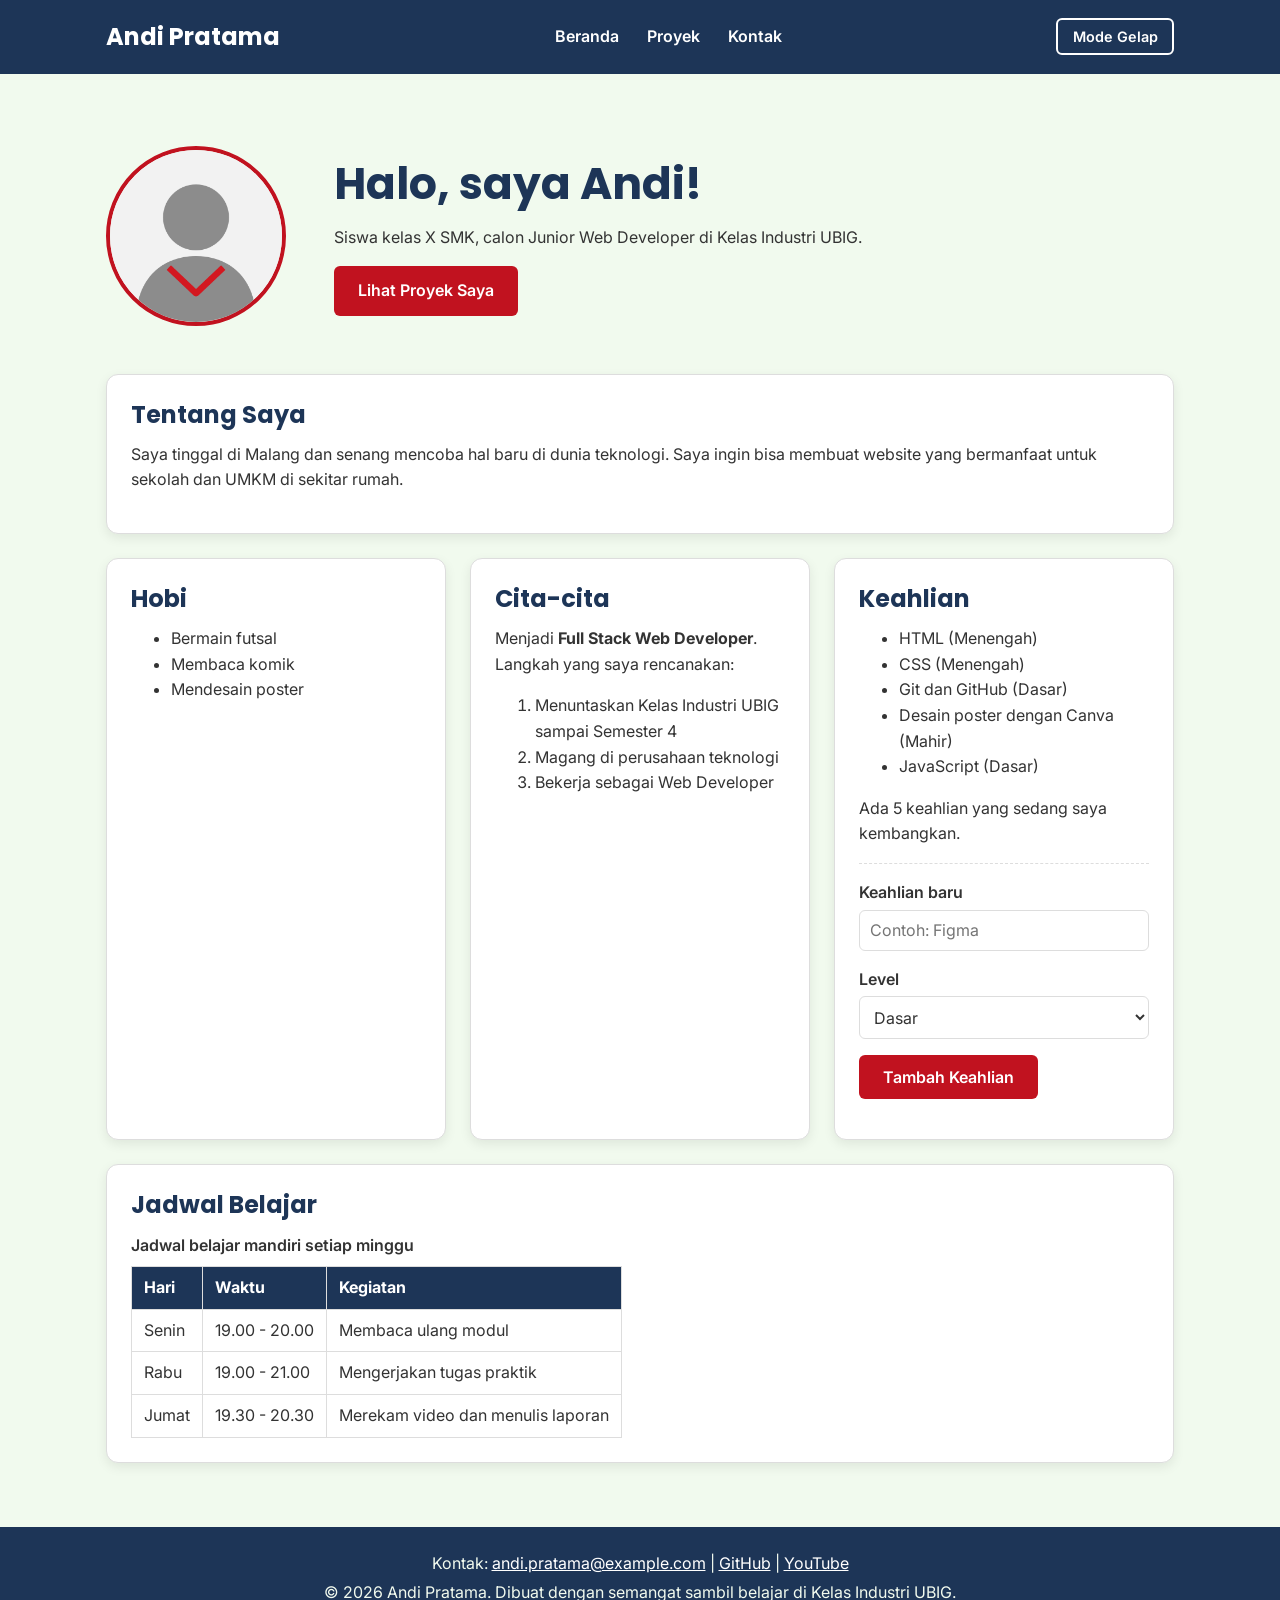
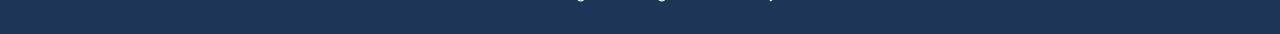
<file: index.html>
<!DOCTYPE html>
<html lang="id">
<head>
  <meta charset="UTF-8">
  <meta name="viewport" content="width=device-width, initial-scale=1.0">
  <meta name="description" content="Portofolio Andi Pratama, siswa SMK calon Junior Web Developer di Kelas Industri UBIG.">
  <title>Andi Pratama | Beranda</title>
  <link rel="icon" href="img/foto-profil.png">
  <link rel="preconnect" href="https://fonts.googleapis.com">
  <link rel="preconnect" href="https://fonts.gstatic.com" crossorigin>
  <link href="https://fonts.googleapis.com/css2?family=Inter:wght@400;600&family=Poppins:wght@600;700&display=swap" rel="stylesheet">
  <link rel="stylesheet" href="css/style.css">
  <script src="js/main.js" defer></script>
</head>
<body>
  <header>
    <div class="container navbar">
      <h1>Andi Pratama</h1>
      <nav>
        <ul>
          <li><a href="index.html">Beranda</a></li>
          <li><a href="proyek.html">Proyek</a></li>
          <li><a href="kontak.html">Kontak</a></li>
        </ul>
      </nav>
      <button type="button" id="tombol-tema" class="tombol-tema">Mode Gelap</button>
    </div>
  </header>

  <main>
    <div class="container">
      <section class="hero">
        <img src="img/foto-profil.png" alt="Foto profil Andi Pratama" width="180" height="180">
        <div>
          <h2>Halo, saya Andi!</h2>
          <p>Siswa kelas X SMK, calon Junior Web Developer di Kelas Industri UBIG.</p>
          <a href="proyek.html" class="tombol">Lihat Proyek Saya</a>
        </div>
      </section>

      <section class="kartu">
        <h2>Tentang Saya</h2>
        <p>Saya tinggal di Malang dan senang mencoba hal baru di dunia teknologi. Saya ingin bisa membuat website yang bermanfaat untuk sekolah dan UMKM di sekitar rumah.</p>
      </section>

      <div class="daftar-kartu">
        <section class="kartu">
          <h2>Hobi</h2>
          <ul>
            <li>Bermain futsal</li>
            <li>Membaca komik</li>
            <li>Mendesain poster</li>
          </ul>
        </section>

        <section class="kartu">
          <h2>Cita-cita</h2>
          <p>Menjadi <strong>Full Stack Web Developer</strong>. Langkah yang saya rencanakan:</p>
          <ol>
            <li>Menuntaskan Kelas Industri UBIG sampai Semester 4</li>
            <li>Magang di perusahaan teknologi</li>
            <li>Bekerja sebagai Web Developer</li>
          </ol>
        </section>

        <section class="kartu">
          <h2>Keahlian</h2>
          <ul id="daftar-skill"></ul>
          <p id="jumlah-skill"></p>
          <div class="tambah-skill">
            <p>
              <label for="skill-baru">Keahlian baru</label><br>
              <input type="text" id="skill-baru" placeholder="Contoh: Figma">
            </p>
            <p>
              <label for="level-baru">Level</label><br>
              <select id="level-baru">
                <option value="Dasar">Dasar</option>
                <option value="Menengah">Menengah</option>
                <option value="Mahir">Mahir</option>
              </select>
            </p>
            <button type="button" id="tombol-skill">Tambah Keahlian</button>
            <p id="pesan-skill" class="keterangan"></p>
          </div>
        </section>
      </div>

      <section class="kartu">
        <h2>Jadwal Belajar</h2>
        <table>
          <caption>Jadwal belajar mandiri setiap minggu</caption>
          <thead>
            <tr>
              <th>Hari</th>
              <th>Waktu</th>
              <th>Kegiatan</th>
            </tr>
          </thead>
          <tbody>
            <tr>
              <td>Senin</td>
              <td>19.00 - 20.00</td>
              <td>Membaca ulang modul</td>
            </tr>
            <tr>
              <td>Rabu</td>
              <td>19.00 - 21.00</td>
              <td>Mengerjakan tugas praktik</td>
            </tr>
            <tr>
              <td>Jumat</td>
              <td>19.30 - 20.30</td>
              <td>Merekam video dan menulis laporan</td>
            </tr>
          </tbody>
        </table>
      </section>
    </div>
  </main>

  <footer>
    <p>Kontak: <a href="mailto:andi.pratama@example.com">andi.pratama@example.com</a> |
      <a href="https://github.com/BagusHidayat21" target="_blank">GitHub</a> |
      <a href="https://www.youtube.com/" target="_blank">YouTube</a></p>
    <p>&copy; 2026 Andi Pratama. Dibuat dengan semangat sambil belajar di Kelas Industri UBIG.</p>
  </footer>
</body>
</html>
</file>
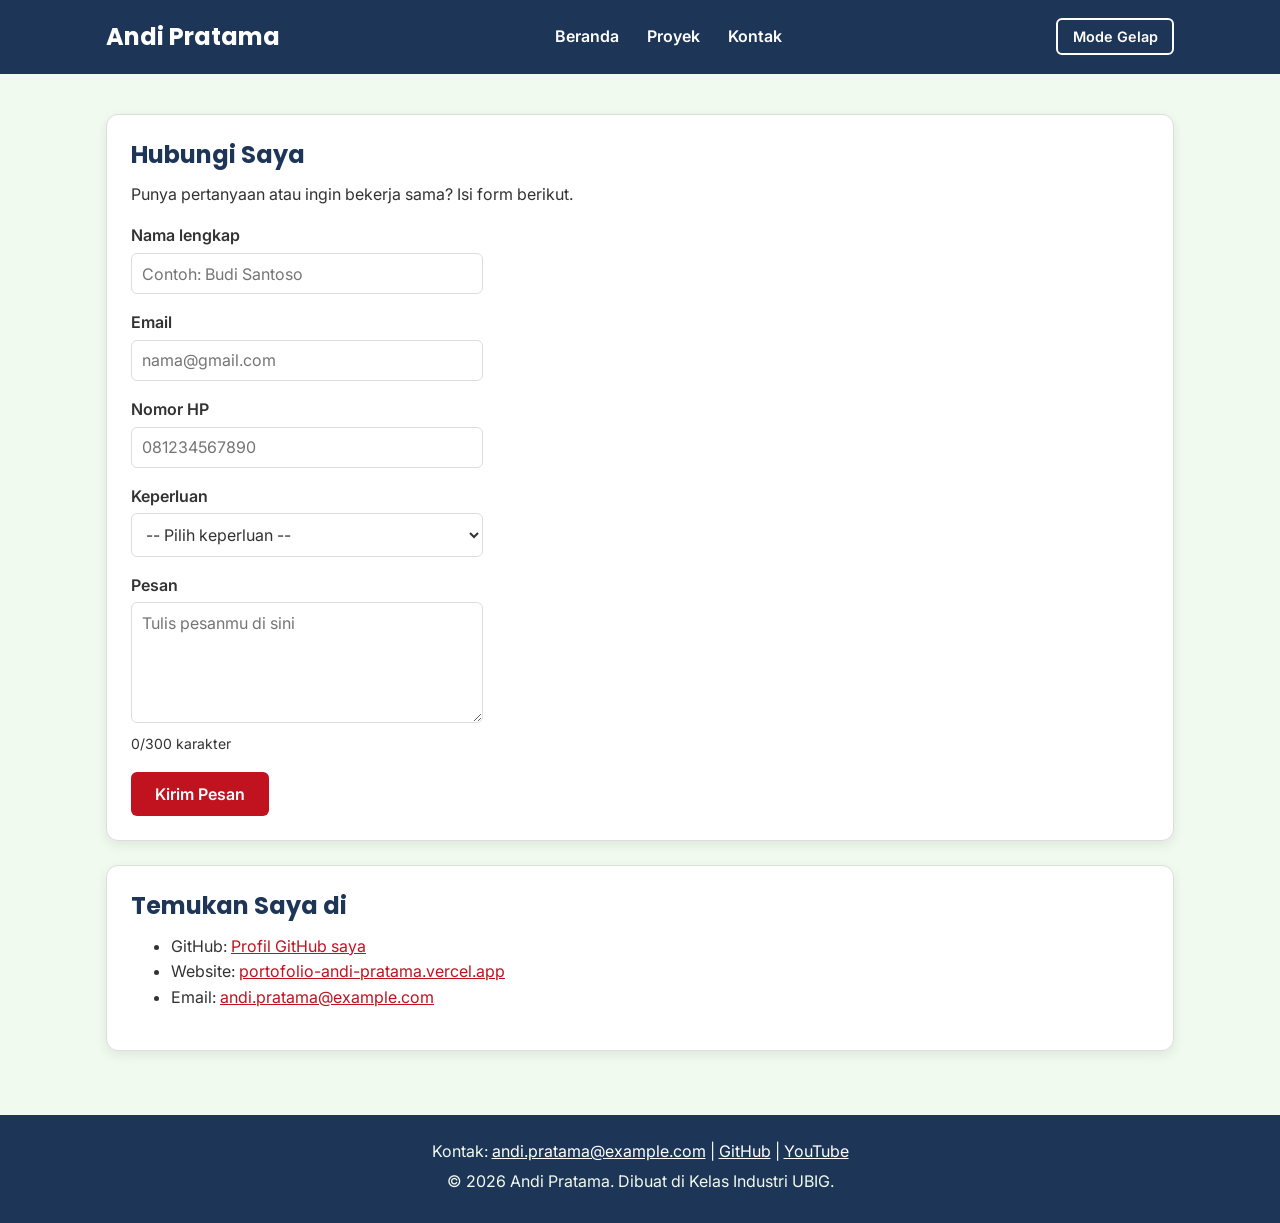
<file: kontak.html>
<!DOCTYPE html>
<html lang="id">
<head>
  <meta charset="UTF-8">
  <meta name="viewport" content="width=device-width, initial-scale=1.0">
  <meta name="description" content="Hubungi Andi Pratama melalui form kontak, email, atau GitHub.">
  <title>Andi Pratama | Kontak</title>
  <link rel="icon" href="img/foto-profil.png">
  <link rel="preconnect" href="https://fonts.googleapis.com">
  <link rel="preconnect" href="https://fonts.gstatic.com" crossorigin>
  <link href="https://fonts.googleapis.com/css2?family=Inter:wght@400;600&family=Poppins:wght@600;700&display=swap" rel="stylesheet">
  <link rel="stylesheet" href="css/style.css">
  <script src="js/main.js" defer></script>
</head>
<body>
  <header>
    <div class="container navbar">
      <h1>Andi Pratama</h1>
      <nav>
        <ul>
          <li><a href="index.html">Beranda</a></li>
          <li><a href="proyek.html">Proyek</a></li>
          <li><a href="kontak.html">Kontak</a></li>
        </ul>
      </nav>
      <button type="button" id="tombol-tema" class="tombol-tema">Mode Gelap</button>
    </div>
  </header>

  <main>
    <div class="container">
      <section class="kartu">
        <h2>Hubungi Saya</h2>
        <p>Punya pertanyaan atau ingin bekerja sama? Isi form berikut.</p>

        <form>
          <p>
            <label for="nama">Nama lengkap</label><br>
            <input type="text" id="nama" name="nama" placeholder="Contoh: Budi Santoso" required>
          </p>
          <p>
            <label for="email">Email</label><br>
            <input type="email" id="email" name="email" placeholder="nama@gmail.com" required>
          </p>
          <p>
            <label for="hp">Nomor HP</label><br>
            <input type="tel" id="hp" name="hp" placeholder="081234567890" required>
          </p>
          <p>
            <label for="keperluan">Keperluan</label><br>
            <select id="keperluan" name="keperluan" required>
              <option value="">-- Pilih keperluan --</option>
              <option value="bertanya">Bertanya</option>
              <option value="kerja-sama">Kerja sama proyek</option>
              <option value="lainnya">Lainnya</option>
            </select>
          </p>
          <p>
            <label for="pesan">Pesan</label><br>
            <textarea id="pesan" name="pesan" rows="5" cols="40" maxlength="300" placeholder="Tulis pesanmu di sini" required></textarea><br>
            <span id="hitung-karakter" class="keterangan">0/300 karakter</span>
          </p>
          <button type="submit">Kirim Pesan</button>
        </form>
      </section>

      <section class="kartu">
        <h2>Temukan Saya di</h2>
        <ul>
          <li>GitHub: <a href="https://github.com/BagusHidayat21" target="_blank">Profil GitHub saya</a></li>
          <li>Website: <a href="https://portofolio-andi-pratama.vercel.app">portofolio-andi-pratama.vercel.app</a></li>
          <li>Email: <a href="mailto:andi.pratama@example.com">andi.pratama@example.com</a></li>
        </ul>
      </section>
    </div>
  </main>

  <footer>
    <p>Kontak: <a href="mailto:andi.pratama@example.com">andi.pratama@example.com</a> |
      <a href="https://github.com/BagusHidayat21" target="_blank">GitHub</a> |
      <a href="https://www.youtube.com/" target="_blank">YouTube</a></p>
    <p>&copy; 2026 Andi Pratama. Dibuat di Kelas Industri UBIG.</p>
  </footer>
</body>
</html>
</file>
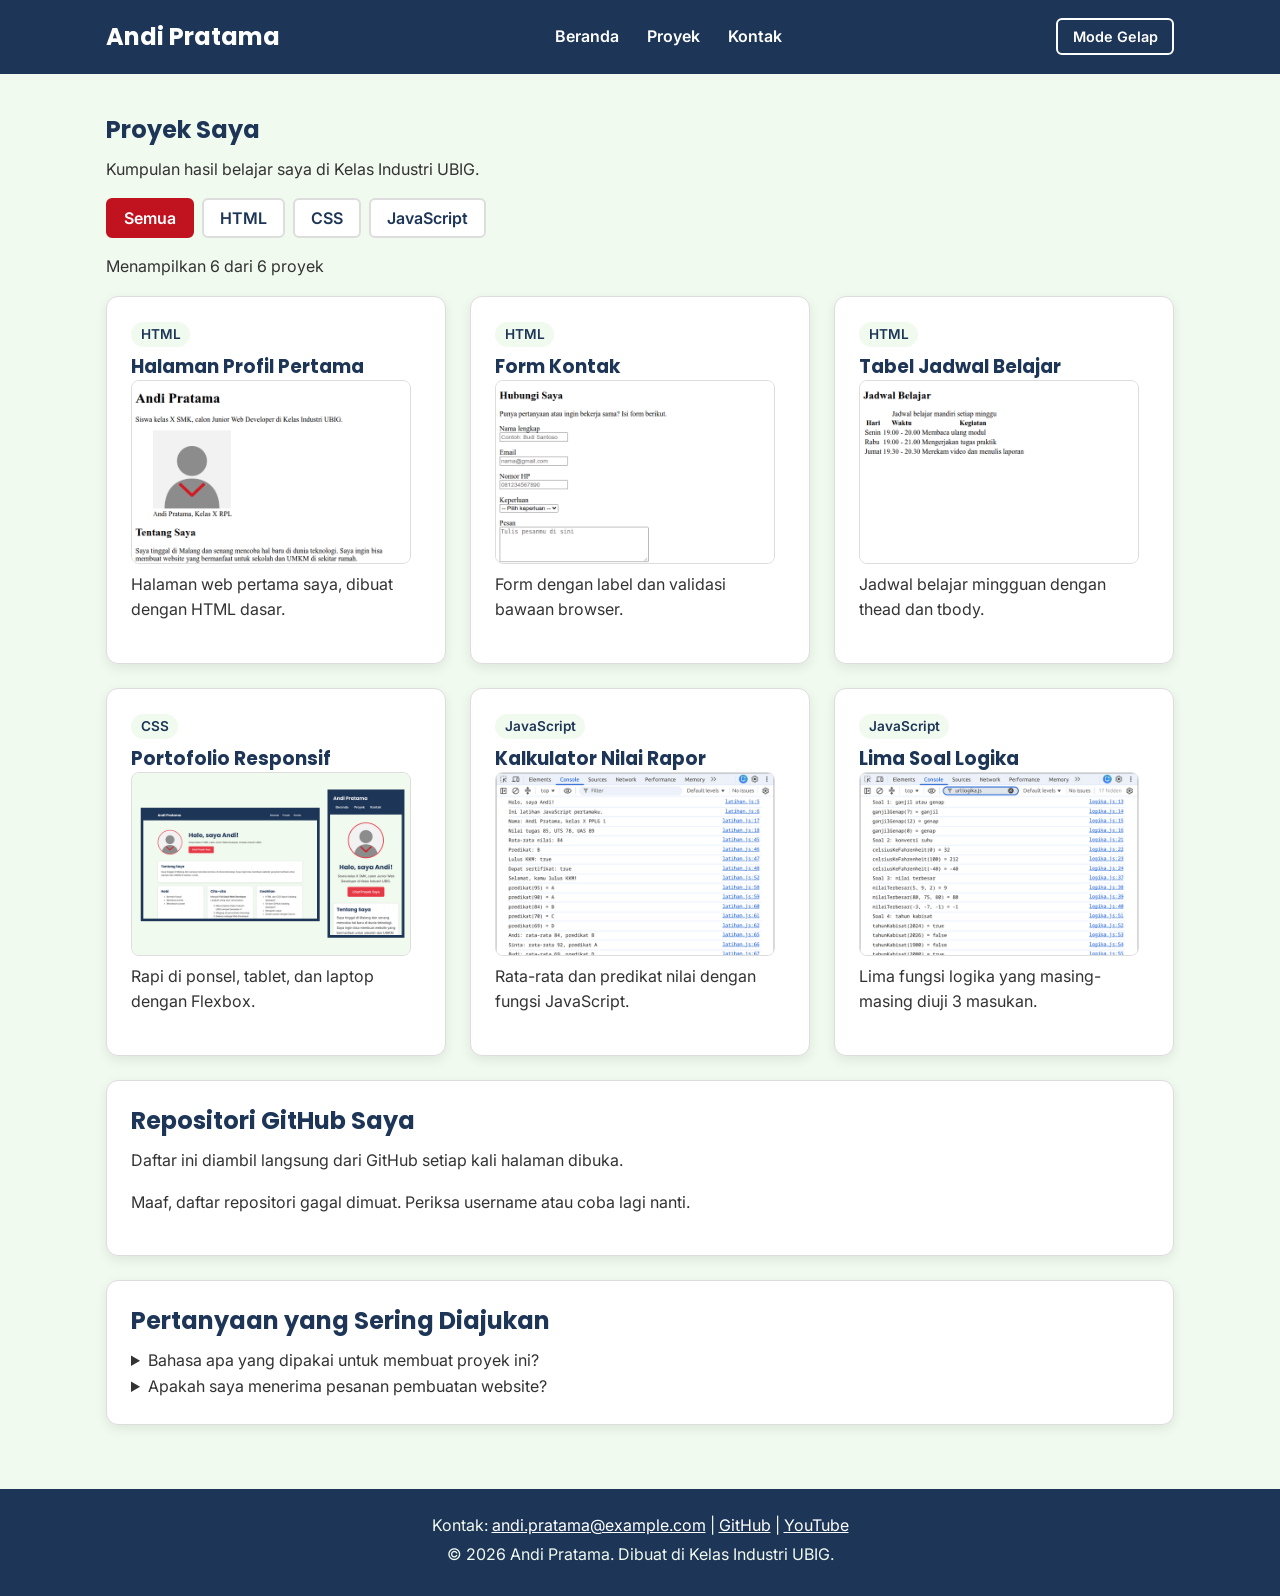
<file: proyek.html>
<!DOCTYPE html>
<html lang="id">
<head>
  <meta charset="UTF-8">
  <meta name="viewport" content="width=device-width, initial-scale=1.0">
  <meta name="description" content="Daftar proyek HTML, CSS, dan JavaScript karya Andi Pratama beserta repositori GitHub terbarunya.">
  <title>Andi Pratama | Proyek</title>
  <link rel="icon" href="img/foto-profil.png">
  <link rel="preconnect" href="https://fonts.googleapis.com">
  <link rel="preconnect" href="https://fonts.gstatic.com" crossorigin>
  <link href="https://fonts.googleapis.com/css2?family=Inter:wght@400;600&family=Poppins:wght@600;700&display=swap" rel="stylesheet">
  <link rel="stylesheet" href="css/style.css">
  <script src="js/main.js" defer></script>
</head>
<body>
  <header>
    <div class="container navbar">
      <h1>Andi Pratama</h1>
      <nav>
        <ul>
          <li><a href="index.html">Beranda</a></li>
          <li><a href="proyek.html">Proyek</a></li>
          <li><a href="kontak.html">Kontak</a></li>
        </ul>
      </nav>
      <button type="button" id="tombol-tema" class="tombol-tema">Mode Gelap</button>
    </div>
  </header>

  <main>
    <div class="container">
      <section>
        <h2>Proyek Saya</h2>
        <p>Kumpulan hasil belajar saya di Kelas Industri UBIG.</p>

        <div class="filter">
          <button type="button" class="tombol-filter aktif" id="filter-semua">Semua</button>
          <button type="button" class="tombol-filter" id="filter-html">HTML</button>
          <button type="button" class="tombol-filter" id="filter-css">CSS</button>
          <button type="button" class="tombol-filter" id="filter-javascript">JavaScript</button>
        </div>
        <p id="jumlah-proyek"></p>

        <div class="daftar-kartu" id="daftar-proyek"></div>
      </section>

      <section class="kartu">
        <h2>Repositori GitHub Saya</h2>
        <p>Daftar ini diambil langsung dari GitHub setiap kali halaman dibuka.</p>
        <p id="status-repo"></p>
        <ul id="daftar-repo"></ul>
      </section>

      <!-- FAQ dengan details dan summary -->
      <section class="kartu">
        <h2>Pertanyaan yang Sering Diajukan</h2>
        <details>
          <summary>Bahasa apa yang dipakai untuk membuat proyek ini?</summary>
          <p>Proyek di halaman ini dibuat dengan HTML, CSS, dan JavaScript. Pilih tombol kategori di atas untuk melihat proyek per bahasa.</p>
        </details>
        <details>
          <summary>Apakah saya menerima pesanan pembuatan website?</summary>
          <p>Belum, saya masih belajar. Namun kamu tetap boleh menghubungi saya melalui halaman Kontak.</p>
        </details>
      </section>
    </div>
  </main>

  <footer>
    <p>Kontak: <a href="mailto:andi.pratama@example.com">andi.pratama@example.com</a> |
      <a href="https://github.com/BagusHidayat21" target="_blank">GitHub</a> |
      <a href="https://www.youtube.com/" target="_blank">YouTube</a></p>
    <p>&copy; 2026 Andi Pratama. Dibuat di Kelas Industri UBIG.</p>
  </footer>
</body>
</html>
</file>
<file: css/style.css>
/* Gaya portofolio Andi Pratama
   Palet: #1D3557 (utama), #C1121F (aksen), #F1FAEE (latar)
   Huruf: Poppins (judul), Inter (isi)
   Tata letak: mobile first, titik ubah 768px (tablet) dan 1024px (laptop)
   Tema: warna disimpan di variabel CSS, tema gelap memakai class .gelap pada body */

/* 1. Reset */
* {
  box-sizing: border-box;
  margin: 0;
}

img {
  max-width: 100%;
  height: auto;
}

/* 2. Dasar halaman: warna dan huruf */
:root {
  --warna-utama: #1D3557;
  --warna-judul: #1D3557;
  --warna-aksen: #C1121F;
  --warna-tautan: #C1121F;
  --warna-latar: #F1FAEE;
  --warna-teks: #333333;
  --warna-kartu: #FFFFFF;
  --warna-garis: #DDDDDD;
}

body {
  font-family: "Inter", Arial, sans-serif;
  font-size: 1rem;
  line-height: 1.6;
  color: var(--warna-teks);
  background-color: var(--warna-latar);
}

h1, h2, h3 {
  font-family: "Poppins", Arial, sans-serif;
  color: var(--warna-judul);
  line-height: 1.3;
}

h2 {
  margin-bottom: 0.75rem;
}

p, ul, ol {
  margin-bottom: 1rem;
}

a {
  color: var(--warna-tautan);
}

/* 3. Wadah, header, dan menu */
.container {
  max-width: 1100px;
  margin: 0 auto;
  padding: 0 1rem;
}

header {
  background-color: var(--warna-utama);
  color: #FFFFFF;
  padding: 1rem 0;
}

header h1 {
  color: #FFFFFF;
  font-size: 1.5rem;
}

.navbar {
  display: flex;
  flex-wrap: wrap;
  justify-content: space-between;
  align-items: center;
  gap: 0.5rem;
}

nav ul {
  display: flex;
  gap: 0.25rem;
  padding: 0;
  margin: 0;
  list-style: none;
}

nav a {
  display: inline-block;
  padding: 0.5rem 0.75rem;
  border-radius: 6px;
  color: #FFFFFF;
  font-weight: 600;
  text-decoration: none;
}

/* 4. Isi utama, hero, dan kartu */
main {
  padding: 1.5rem 0;
}

.hero {
  display: flex;
  flex-direction: column;
  align-items: center;
  gap: 1.5rem;
  padding: 1rem 0 2rem;
  text-align: center;
}

.hero img {
  border: 4px solid var(--warna-aksen);
  border-radius: 50%;
}

.hero h2 {
  font-size: 2rem;
}

.tombol {
  display: inline-block;
  padding: 0.75rem 1.5rem;
  border-radius: 6px;
  background-color: var(--warna-aksen);
  color: #FFFFFF;
  font-weight: 600;
  text-decoration: none;
}

.kartu {
  background-color: var(--warna-kartu);
  padding: 1rem;
  margin-bottom: 1.5rem;
  border: 1px solid var(--warna-garis);
  border-radius: 12px;
  box-shadow: 0 4px 12px rgba(0, 0, 0, 0.08);
}

.daftar-kartu {
  display: flex;
  flex-wrap: wrap;
  gap: 1.5rem;
  margin-bottom: 1.5rem;
}

.daftar-kartu .kartu {
  flex: 1 1 280px;
  margin-bottom: 0;
}

#daftar-proyek {
  min-height: 30rem;
}

article img {
  border-radius: 8px;
  border: 1px solid var(--warna-garis);
}

/* 5. Tabel */
table {
  border-collapse: collapse;
}

caption {
  font-weight: 600;
  text-align: left;
  margin-bottom: 0.5rem;
}

th, td {
  border: 1px solid var(--warna-garis);
  padding: 0.5rem 0.75rem;
  text-align: left;
}

th {
  background-color: var(--warna-utama);
  color: #FFFFFF;
}

/* 6. Form */
label {
  font-weight: 600;
}

input, select, textarea {
  width: 100%;
  max-width: 22rem;
  padding: 0.6rem;
  margin-top: 0.25rem;
  border: 1px solid var(--warna-garis);
  border-radius: 6px;
  background-color: var(--warna-kartu);
  color: var(--warna-teks);
  font-family: inherit;
  font-size: 1rem;
}

button {
  padding: 0.75rem 1.5rem;
  border: none;
  border-radius: 6px;
  background-color: var(--warna-aksen);
  color: #FFFFFF;
  font-family: inherit;
  font-size: 1rem;
  font-weight: 600;
  cursor: pointer;
}

.keterangan {
  font-size: 0.875rem;
}

/* 7. Footer */
footer {
  background-color: var(--warna-utama);
  color: #F1FAEE;
  text-align: center;
  padding: 1.5rem;
}

footer p {
  margin-bottom: 0.25rem;
}

footer a {
  color: #FFFFFF;
}

/* 8. Tablet: lebar layar 768px ke atas */
@media (min-width: 768px) {
  .hero {
    flex-direction: row;
    padding: 2rem 0 3rem;
    text-align: left;
  }

  .kartu {
    padding: 1.5rem;
  }
}

/* 9. Laptop: lebar layar 1024px ke atas */
@media (min-width: 1024px) {
  main {
    padding: 2.5rem 0;
  }

  .hero {
    gap: 3rem;
  }

  .hero h2 {
    font-size: 2.75rem;
  }
}

/* 10. Tombol tema, filter, dan label kategori */
.tombol-tema {
  padding: 0.5rem 0.9rem;
  border: 2px solid #FFFFFF;
  background-color: transparent;
  font-size: 0.9rem;
}

.filter {
  display: flex;
  flex-wrap: wrap;
  gap: 0.5rem;
  margin-bottom: 1rem;
}

.tombol-filter {
  padding: 0.5rem 1rem;
  border: 2px solid var(--warna-garis);
  background-color: var(--warna-kartu);
  color: var(--warna-judul);
}

.label {
  display: inline-block;
  padding: 0.1rem 0.6rem;
  margin-bottom: 0.5rem;
  border-radius: 999px;
  background-color: var(--warna-latar);
  color: var(--warna-judul);
  font-size: 0.85rem;
  font-weight: 600;
}

.tombol-filter.aktif {
  border-color: var(--warna-aksen);
  background-color: var(--warna-aksen);
  color: #FFFFFF;
}

/* 11. Tema gelap: isi variabel diganti saat body memiliki class gelap */
body.gelap {
  --warna-utama: #0B1526;
  --warna-judul: #A8DADC;
  --warna-tautan: #FF8A8A;
  --warna-latar: #121A24;
  --warna-teks: #E3E8EE;
  --warna-kartu: #1C2836;
  --warna-garis: #34465A;
}

/* 12. Uji praktik paket A: form tambah keahlian */
.tambah-skill {
  margin-top: 1rem;
  padding-top: 1rem;
  border-top: 1px dashed var(--warna-garis);
}
</file>
